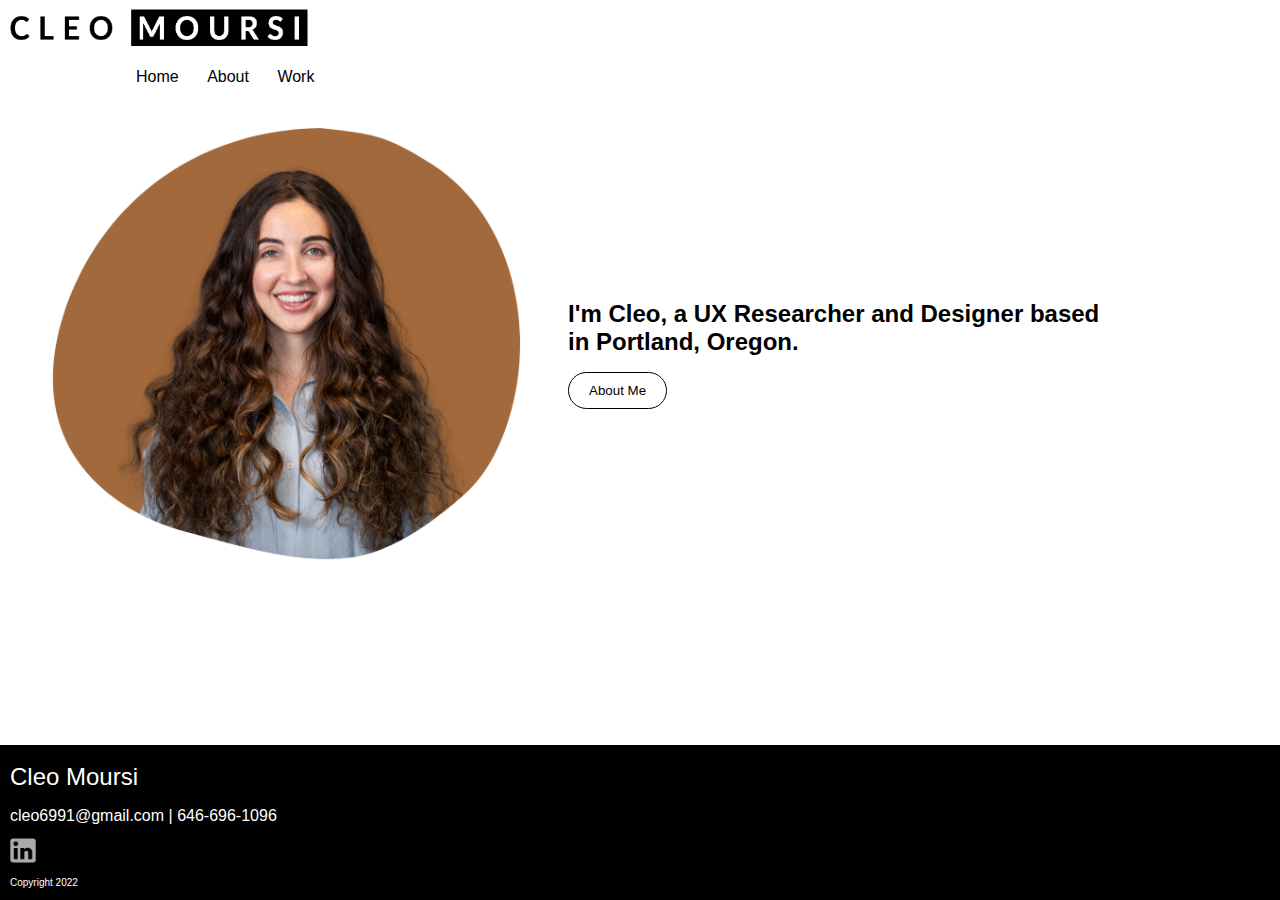
<file: index.html>
<!DOCTYPE html>
<html>
    <head>
        <title> Cleo Moursi</title>
        <link href="css/style.css" rel="stylesheet">
    </head>
    <body>

        <!--HEADER SECTION add connect button-->
        <header>
            <nav class="nav-header"></nav>
            <div>
                <a href="index.html"><img src="images/logo.png" alt="Cleo Mousi logo"> </a>
            </div>
            <div>
                 <ul>
                    <li>                             
                        <a href="index.html">Home</a>
                     </li>
                    <li>
                        <a href="about.html">About</a>
                    </li>
                    <li>                             
                        <a href="work.html">Work</a>
                    </li>
                 </ul>
            </div>
                
            </nav> 
        </header>

        <!--HERO IMAGE-->
        <section class="hero-image">
            <div>
                <img src="images/brownheadshot.png" alt="headshot of cleo" width="500" height="435">
            </div>
            <div>
                <h1>I'm Cleo, a UX Researcher and Designer based in Portland, Oregon.</h1>
                <a href="about.html">
                <button>About Me</button>
                </a>
            </div>    
        </section>

        <!--FOOTER SECTION-->
        <footer>
            <h1>Cleo Moursi</h1>
            <h2>cleo6991@gmail.com | 646-696-1096</h2>
            <a href="https://www.linkedin.com/in/cleo-moursi-b1385a145/">
                <img src="images/linkedin.png" alt="linkedin-icon" width="26.11" height="25">
            </a>
            <p>Copyright 2022</p>
        </footer>
    </body>
</html>
</file>
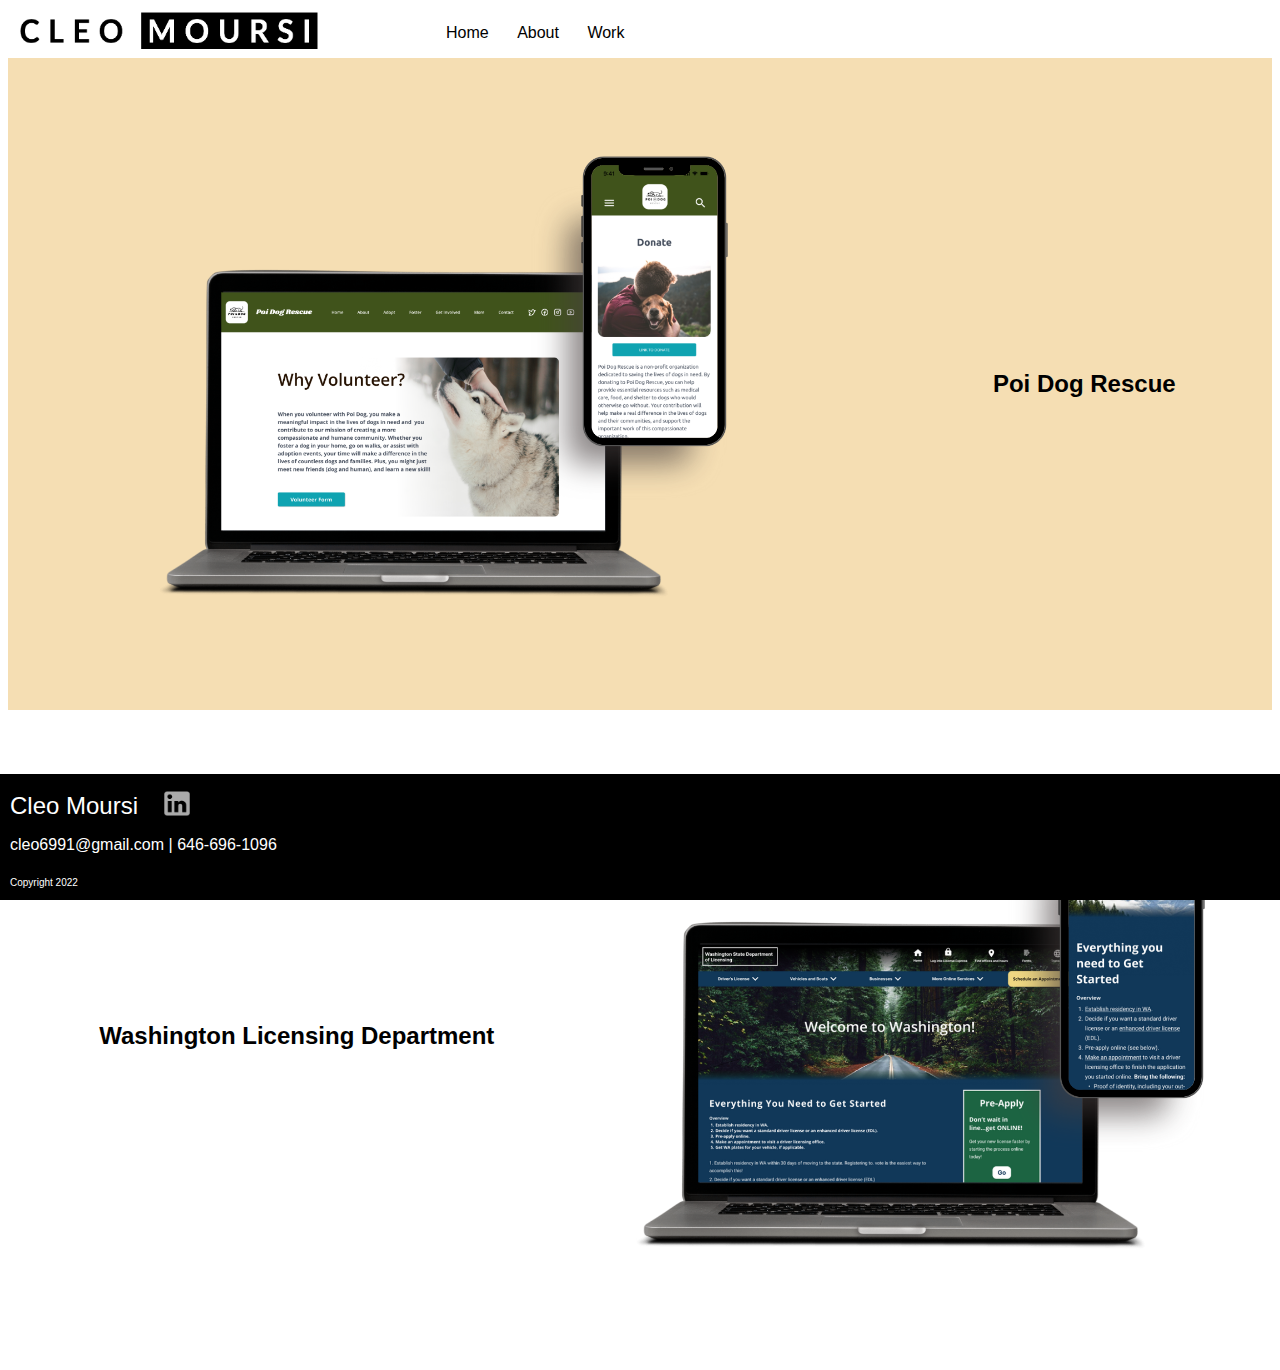
<file: work.html>
<!DOCTYPE html>
<html>
    <head>
        <title> My Work</title>
        <link href="css/style.css" rel="stylesheet">
    </head>
    <body>

        <!--HEADER SECTION add connect button-->
        <header>
            <nav class="nav-header">
            <div>
                <a href="index.html"><img src="images/logo.png" alt="Cleo Mousi logo"> </a>
            </div>
                <div>
                    <ul>
                        <li>                             
                            <a href="index.html">Home</a>
                         </li>
                        <li>
                            <a href="about.html">About</a>
                        </li>
                        <li>                             
                            <a href="work.html">Work</a>
                        </li>
                     </ul>
                </div>
                
            </nav> 
        </header>

        <!--PROJECTS SECTION-->
        <div class="work-section">
            <div class="poi-dog-container">
                <div class="poi-dog">
                    <div>
                        <h1>Poi Dog Rescue</h1>
                    </div>
                    <div>
                        <a href=""> <img src="images/poi-dog-mockup.png" alt="screenshot of mobile and desktop redesign"></a>
                    </div>
                </div>
            </div>
            <div class="wa-dol-container">
                <div class="wa-dol">
                    <div>
                        <h1>Washington Licensing Department</h1>
                    </div>
                    <div>
                        <a href=""> <img src="images/wa-dol-mockup.png" alt="screenshot of mobile and desktop redesign"></a>
                    </div>
                </div>
            </div>
        </div>

       <!--FOOTER SECTION-->
       <footer>
        <div> 
            <h1>Cleo Moursi</h1>
            <a href="https://www.linkedin.com/in/cleo-moursi-b1385a145/">
                <img src="images/linkedin.png" alt="linkedin-icon" width="26.11" height="25">
            </a>
        </div>
            <h2>cleo6991@gmail.com | 646-696-1096</h2>
            <p>Copyright 2022</p>
        </footer>
    </body>
 </html>
</file>
<file: css/style.css>
/*-----------FONTS----------------*/

p {
    font-family:Verdana, Geneva, Tahoma, sans-serif;
}


h1 {
    font-family: Verdana, Geneva, Tahoma, sans-serif;
    font-size: x-large;
}

li {
    font-family: Verdana, Geneva, Tahoma, sans-serif;
}

/*-----------HEADER SECTION------------*/

.nav-header {
    display: flex;
    flex-direction: row;
    vertical-align: top;
    align-items: center;
    justify-content:flex-start;
    padding-left: 10px;

}

header img{
    width: 300px;
    height: 40px;
    
    
}
header ul {
    justify-items: left;
    /*border: 2px solid red;*/
    padding-left: 10vw;
}

header ul li{
    margin-left: 24;
    margin-right: 24px;
    padding: 0;
    list-style-type: none;
    text-decoration: none;
    display: inline;

}

header ul li a {
    text-decoration: none;
    color: black;
}

/*------------HOME PAGE HERO SECTION----------------*/

.hero-image {
    width: calc(100 vw);
    height: auto;
    padding: 25px 0px 25px 0px;
    display: flex;
    flex-direction: column;
    justify-content: space-between;
    align-items: center;
}

@media(min-width:800px) {
    .hero-image {
        flex-direction: row;
        width: 100 vw;
    }
}

@media(min-width:1100px) {
    .hero-image {
        width: 1100px;
    }
}

.hero-image h1 {
    padding: 0px;
    width: 100%;
}

.hero-image div {
    padding-left: 30px;
}


.hero-image button {
    background-color: white;
    border-radius: 25px;
    text-decoration: none;
    border: 1px solid black;
    padding: 10px 20px;
}

/*------------ABOUT ME PAGE------------*/

.aboutme img{
    width: 500px;
    padding-right: 24px;
}

.aboutme {
    display: flex;
    width: calc(100 vw);
    flex-direction: column;
    padding: 24px;
}

.aboutme div {
    align-items: flex-start;
    justify
}

.aboutme p {
    width: 50 vw;
    padding-bottom: 24px;
}

.aboutme button {
    background-color: white;
    border-radius: 25px;
    text-decoration: none;
    border: 1px solid black;
    padding: 10px 20px;

}

@media(min-width:800px) {
    .aboutme {
        flex-direction: row;
        width: 100 vw;
    }
}

@media(min-width:1100px) {
    .aboutme {
        width: 1100px;
    }
}

.skills {
    padding: 24px;
    display: flex;
    flex-direction: column;
    width: 100%;
    height: auto;

}


.skills h1 {
    font-weight: 100;
}
.skill-list {
    display: flex;
    flex-direction: column;
}

@media(min-width: 920px) {
.skill-list{
    
   flex-direction: row;
}
}

.skills ul li {
    margin-left: 10px;
    margin-right: 10px;
    padding: 0;
    list-style-type: none;
    text-decoration: none;
    display: inline;
    background-color: rgb(150, 83, 28);
    color: white;
    border-radius: 25px;
    padding: 1em 1em;
    
}


/*------------MY WORK PROJECTS SECTION------------*/
.work-section {
    display: flex;
    flex-direction: column;
    
}

.poi-dog-container {
    background: wheat;
}
.poi-dog {
    width: 100%;
    display:flex;
    flex-direction: column;
    align-items: center;
    justify-content: space-around;
    padding: 24px;
}

.poi-dog a img{
    width: 600px;
    height: auto;
}

@media (min-width: 960px) {
    .poi-dog {
        flex-direction: row-reverse;
        max-width: 1500px;
    }
}
.wa-dol-container {
}

.wa-dol {
  width: 100%;
  display:flex;
  flex-direction: column;
  align-items: center;
  justify-content: space-around;
  padding: 24px;
}

@media (min-width: 960px) {
    .wa-dol {
        flex-direction: row;
        max-width: 1500px;
    }
}

.wa-dol a img{
    width: 600px;
    height: auto;
}

/*------------FOOTER SECTION------------*/
footer {
    background: black;
    position: fixed;
    left: 0;
    bottom: 0;
    width: 100%;
    padding: 2px 0px 2px 10px;
    margin: 0;
    display: flex;
    flex-direction: column;
    
}

footer div {
    display: flex;
    flex-direction: row;
    align-items: center;
    justify-content: space-between;
    width: 180px;
  
}

footer p{
   color: white;
   font-size: 10px;
}

footer h2{
    color: white;
    font-family: Verdana, Geneva, Tahoma, sans-serif;
    font-size: 16px;
    font-weight:100;
    margin-top: 0;
}

footer h1{
    color:white;
    font-weight: 100;
}
</file>
